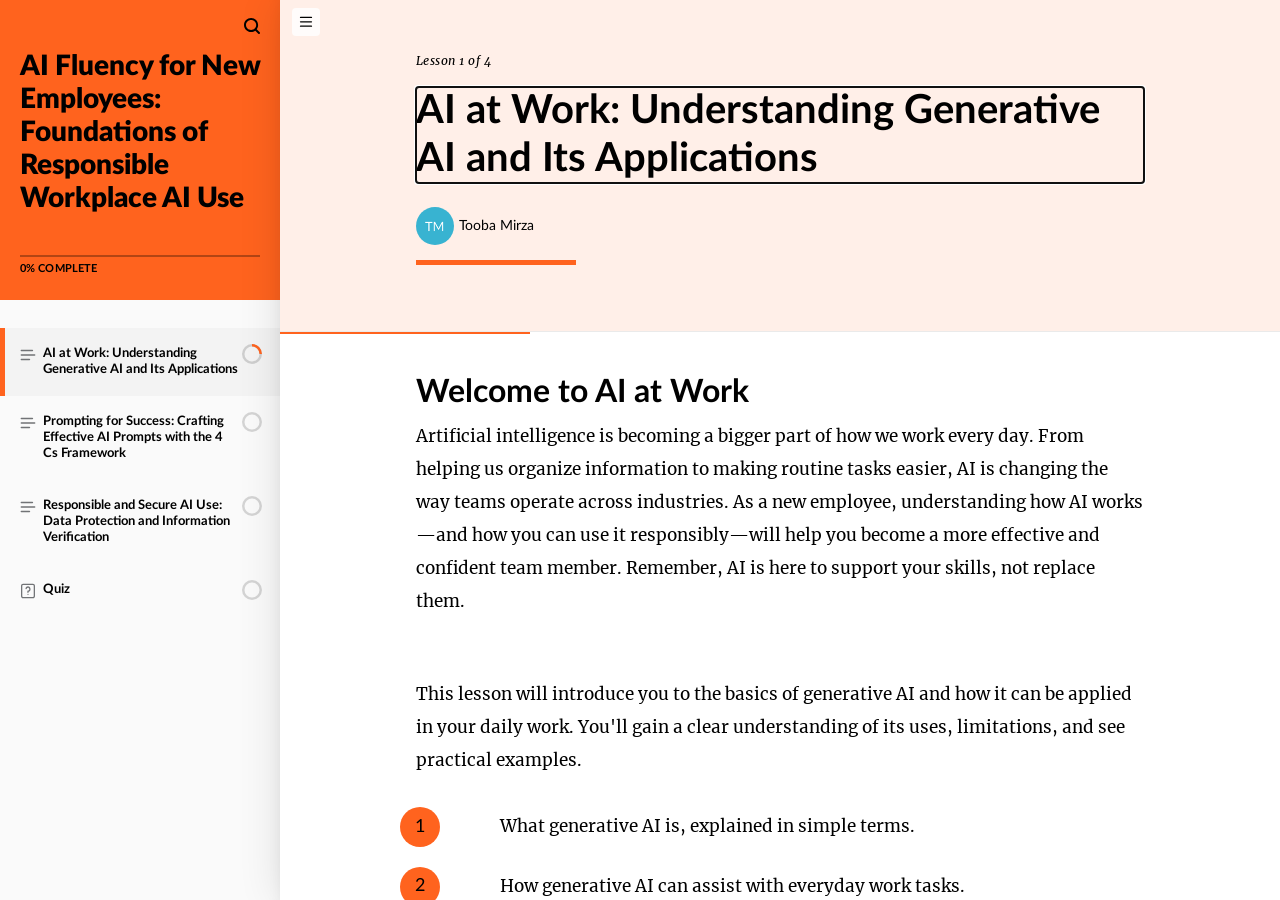
<file: ai-fluency/index.html>
<!doctype html>
<!-- 
course package version: dRUlO3gn
rise_frontend sha: f0db78989834b34159217f13b2b31ec465db92ac
ai_scenario sha: c4816317129e68425396bca036c30e6e6250add2
learn_distribution_frontend sha: 449fa87e96d5f0d308949ea6c39abb0f0a089b33
mondrian sha: 0b16895bf51a780a33038e52fb57363e274090b2
sandbox sha: 42753f3391b109fa3788c525c22880445ab48325
 -->
<html lang="en">
  <head>
    <meta charset="utf-8">
    <meta name="viewport" content="width=device-width,initial-scale=1">
    <title>AI Fluency for New Employees: Foundations of Responsible Workplace AI Use</title>
    
    <script type="application/json" id="__CONFIG__">
      {"remoteManifest":{"ai_scenario":{".js":["ai-scenario/entry.js"]},"learn_distribution_frontend":{".js":["learn_dist/entry.js"]},"mondrian":{".js":["mondrian/entry.js"]}},"assetTargetPrefixes":{"media":"assets","font":"lib/fonts"},"loadOnlyInLms":false,"surface":"web-export"}
    </script>
    
    <script src="lib/dist/7137cfb8.js"></script>
  </head>
  <body>
    <div id="app"></div>
    
      <script src="lib/rise/33a09e8f.js"></script>
    
  </body>
</html>
</file>
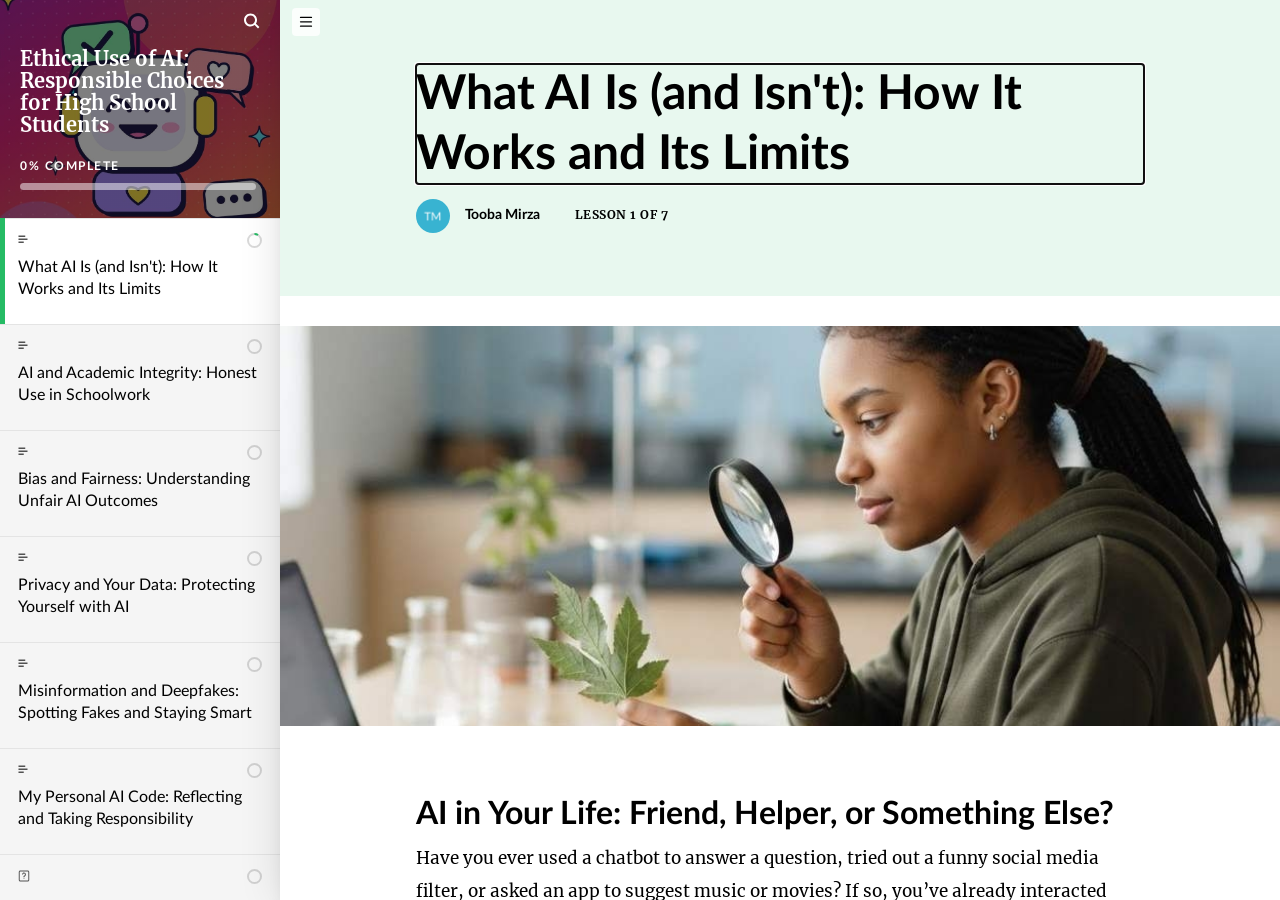
<file: ai-highschool/index.html>
<!doctype html>
<!-- 
course package version: ck86fFFu
rise_frontend sha: f0db78989834b34159217f13b2b31ec465db92ac
ai_scenario sha: c4816317129e68425396bca036c30e6e6250add2
learn_distribution_frontend sha: 449fa87e96d5f0d308949ea6c39abb0f0a089b33
mondrian sha: 0b16895bf51a780a33038e52fb57363e274090b2
sandbox sha: 42753f3391b109fa3788c525c22880445ab48325
 -->
<html lang="en">
  <head>
    <meta charset="utf-8">
    <meta name="viewport" content="width=device-width,initial-scale=1">
    <title>Ethical Use of AI: Responsible Choices for High School Students  </title>
    
    <script type="application/json" id="__CONFIG__">
      {"remoteManifest":{"ai_scenario":{".js":["ai-scenario/entry.js"]},"learn_distribution_frontend":{".js":["learn_dist/entry.js"]},"mondrian":{".js":["mondrian/entry.js"]}},"assetTargetPrefixes":{"media":"assets","font":"lib/fonts"},"loadOnlyInLms":false,"surface":"web-export"}
    </script>
    
    <script src="lib/dist/7137cfb8.js"></script>
  </head>
  <body>
    <div id="app"></div>
    
      <script src="lib/rise/33a09e8f.js"></script>
    
  </body>
</html>
</file>
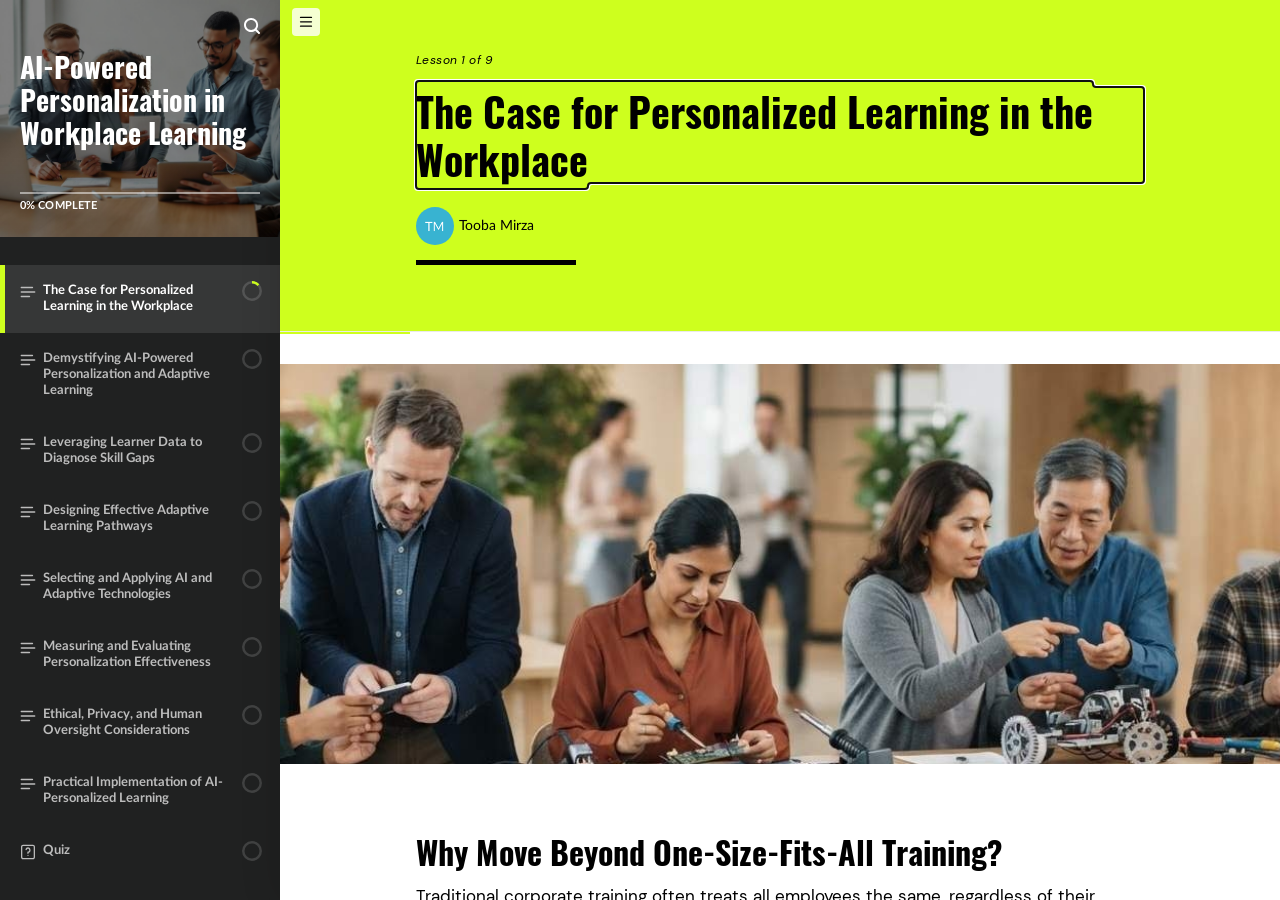
<file: ai-personalization/index.html>
<!doctype html>
<!-- 
course package version: r0r4IO89
rise_frontend sha: f0db78989834b34159217f13b2b31ec465db92ac
ai_scenario sha: c4816317129e68425396bca036c30e6e6250add2
learn_distribution_frontend sha: 449fa87e96d5f0d308949ea6c39abb0f0a089b33
mondrian sha: 0b16895bf51a780a33038e52fb57363e274090b2
sandbox sha: 42753f3391b109fa3788c525c22880445ab48325
 -->
<html lang="en">
  <head>
    <meta charset="utf-8">
    <meta name="viewport" content="width=device-width,initial-scale=1">
    <title>AI-Powered Personalization in Workplace Learning</title>
    
    <script type="application/json" id="__CONFIG__">
      {"remoteManifest":{"ai_scenario":{".js":["ai-scenario/entry.js"]},"learn_distribution_frontend":{".js":["learn_dist/entry.js"]},"mondrian":{".js":["mondrian/entry.js"]}},"assetTargetPrefixes":{"media":"assets","font":"lib/fonts"},"loadOnlyInLms":false,"surface":"web-export"}
    </script>
    
    <script src="lib/dist/7137cfb8.js"></script>
  </head>
  <body>
    <div id="app"></div>
    
      <script src="lib/rise/33a09e8f.js"></script>
    
  </body>
</html>
</file>
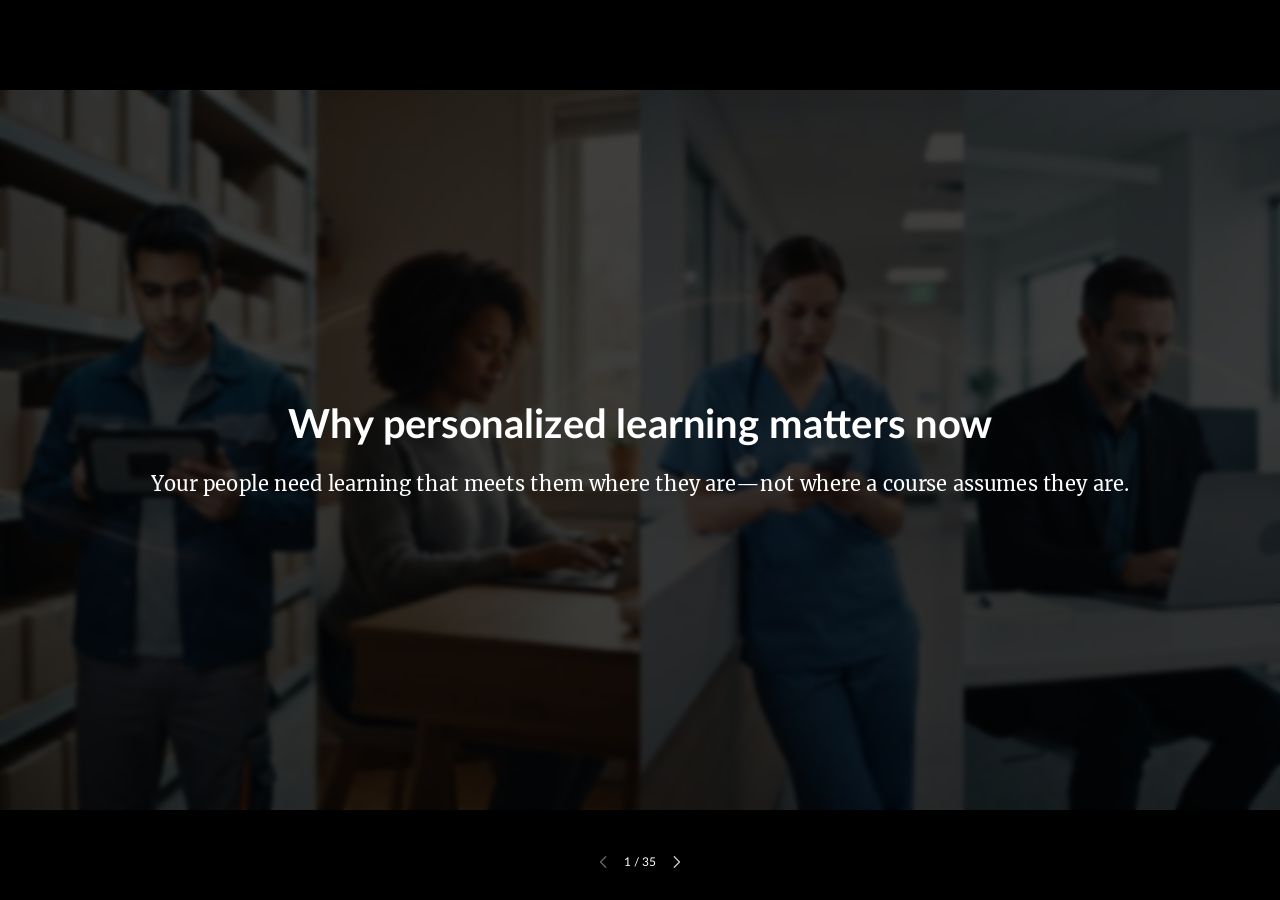
<file: ai-transformation/index.html>
<!doctype html>
<!-- 
course package version: asYFxNyM
rise_frontend sha: f0db78989834b34159217f13b2b31ec465db92ac
ai_scenario sha: c4816317129e68425396bca036c30e6e6250add2
learn_distribution_frontend sha: 449fa87e96d5f0d308949ea6c39abb0f0a089b33
mondrian sha: 0b16895bf51a780a33038e52fb57363e274090b2
sandbox sha: 42753f3391b109fa3788c525c22880445ab48325
 -->
<html lang="en">
  <head>
    <meta charset="utf-8">
    <meta name="viewport" content="width=device-width,initial-scale=1">
    <title>AI-powered personalization: Transforming workplace learning</title>
    
    <script type="application/json" id="__CONFIG__">
      {"remoteManifest":{"ai_scenario":{".js":["ai-scenario/entry.js"]},"learn_distribution_frontend":{".js":["learn_dist/entry.js"]},"mondrian":{".js":["mondrian/entry.js"]}},"assetTargetPrefixes":{"media":"assets","font":"lib/fonts"},"loadOnlyInLms":false,"surface":"web-export"}
    </script>
    
    <script src="lib/dist/7137cfb8.js"></script>
  </head>
  <body>
    <div id="app"></div>
    
      <script src="lib/rise/33a09e8f.js"></script>
    
  </body>
</html>
</file>
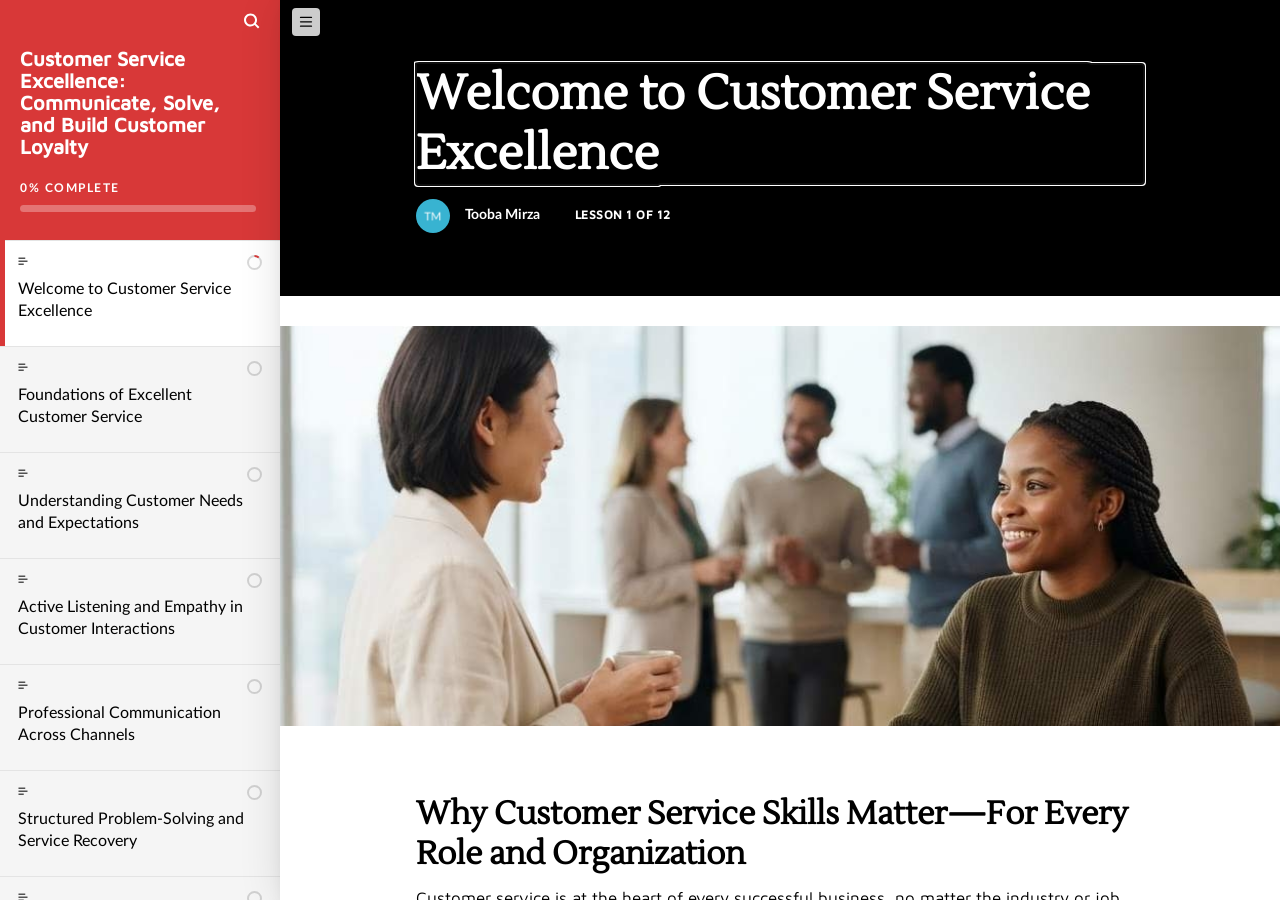
<file: customer-service/index.html>
<!doctype html>
<!-- 
course package version: mOfCP1wW
rise_frontend sha: f0db78989834b34159217f13b2b31ec465db92ac
ai_scenario sha: c4816317129e68425396bca036c30e6e6250add2
learn_distribution_frontend sha: 449fa87e96d5f0d308949ea6c39abb0f0a089b33
mondrian sha: 0b16895bf51a780a33038e52fb57363e274090b2
sandbox sha: 42753f3391b109fa3788c525c22880445ab48325
 -->
<html lang="en">
  <head>
    <meta charset="utf-8">
    <meta name="viewport" content="width=device-width,initial-scale=1">
    <title>Customer Service Excellence: Communicate, Solve, and Build Customer Loyalty</title>
    
    <script type="application/json" id="__CONFIG__">
      {"remoteManifest":{"ai_scenario":{".js":["ai-scenario/entry.js"]},"learn_distribution_frontend":{".js":["learn_dist/entry.js"]},"mondrian":{".js":["mondrian/entry.js"]}},"assetTargetPrefixes":{"media":"assets","font":"lib/fonts"},"loadOnlyInLms":false,"surface":"web-export"}
    </script>
    
    <script src="lib/dist/7137cfb8.js"></script>
  </head>
  <body>
    <div id="app"></div>
    
      <script src="lib/rise/33a09e8f.js"></script>
    
  </body>
</html>
</file>
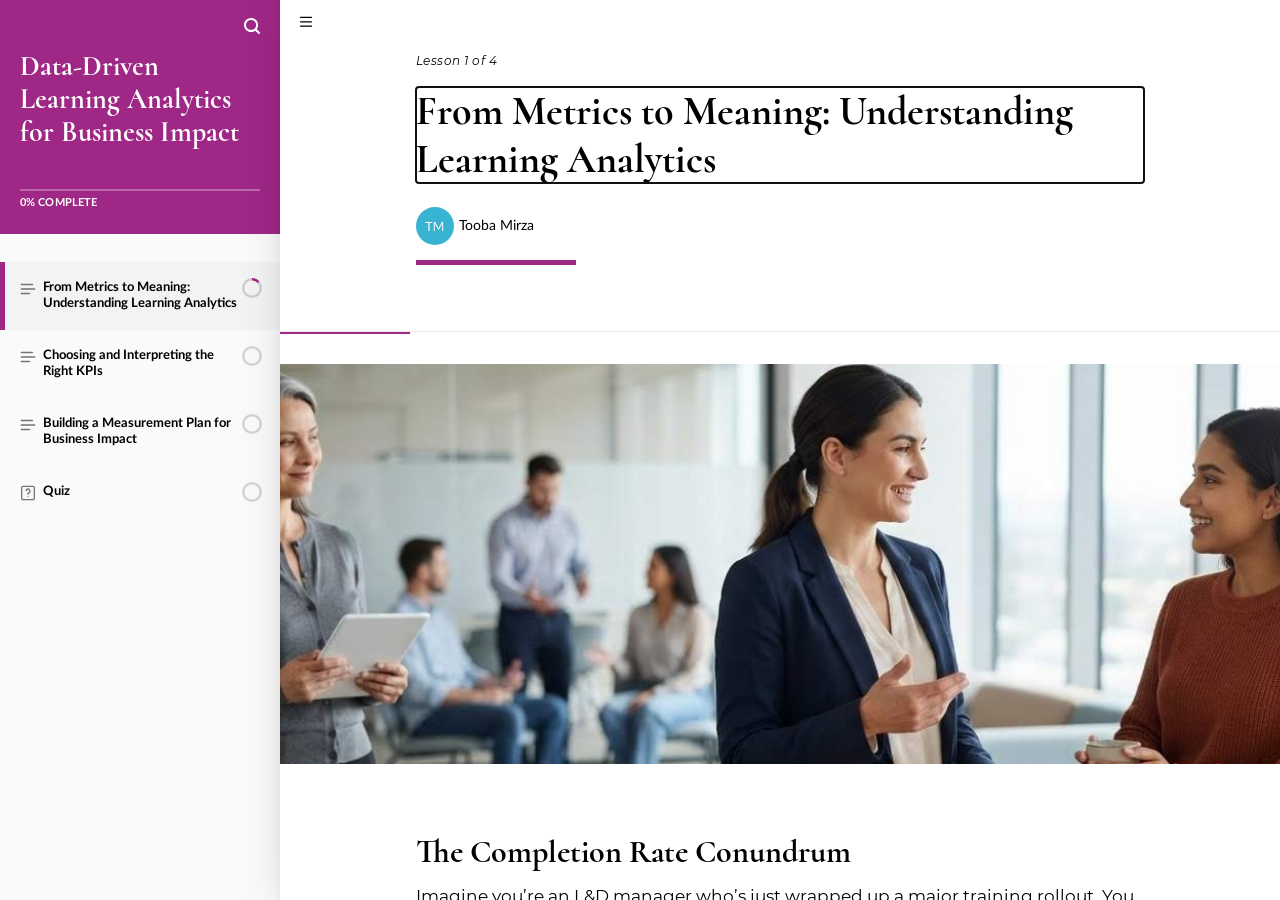
<file: datadriven-learning/index.html>
<!doctype html>
<!-- 
course package version: 8kHXdMCL
rise_frontend sha: f0db78989834b34159217f13b2b31ec465db92ac
ai_scenario sha: c4816317129e68425396bca036c30e6e6250add2
learn_distribution_frontend sha: 449fa87e96d5f0d308949ea6c39abb0f0a089b33
mondrian sha: 0b16895bf51a780a33038e52fb57363e274090b2
sandbox sha: 42753f3391b109fa3788c525c22880445ab48325
 -->
<html lang="en">
  <head>
    <meta charset="utf-8">
    <meta name="viewport" content="width=device-width,initial-scale=1">
    <title>Data-Driven Learning Analytics for Business Impact</title>
    
    <script type="application/json" id="__CONFIG__">
      {"remoteManifest":{"ai_scenario":{".js":["ai-scenario/entry.js"]},"learn_distribution_frontend":{".js":["learn_dist/entry.js"]},"mondrian":{".js":["mondrian/entry.js"]}},"assetTargetPrefixes":{"media":"assets","font":"lib/fonts"},"loadOnlyInLms":false,"surface":"web-export"}
    </script>
    
    <script src="lib/dist/7137cfb8.js"></script>
  </head>
  <body>
    <div id="app"></div>
    
      <script src="lib/rise/33a09e8f.js"></script>
    
  </body>
</html>
</file>
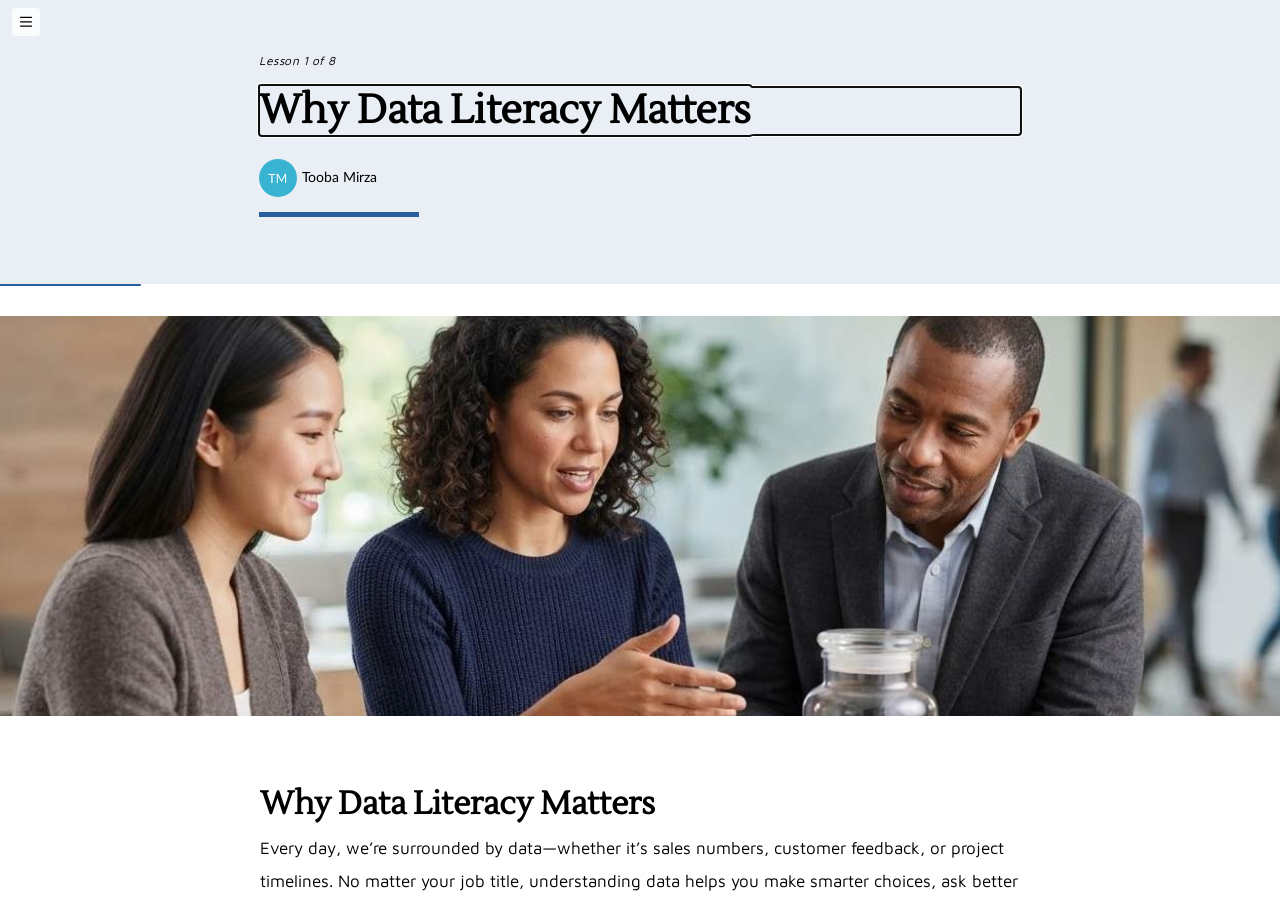
<file: date-literacy/index.html>
<!doctype html>
<!-- 
course package version: xkmcSwK1
rise_frontend sha: f0db78989834b34159217f13b2b31ec465db92ac
ai_scenario sha: c4816317129e68425396bca036c30e6e6250add2
learn_distribution_frontend sha: 449fa87e96d5f0d308949ea6c39abb0f0a089b33
mondrian sha: 0b16895bf51a780a33038e52fb57363e274090b2
sandbox sha: 42753f3391b109fa3788c525c22880445ab48325
 -->
<html lang="en">
  <head>
    <meta charset="utf-8">
    <meta name="viewport" content="width=device-width,initial-scale=1">
    <title>Data Literacy for Non-Analysts: Making Better Decisions with Data</title>
    
    <script type="application/json" id="__CONFIG__">
      {"remoteManifest":{"ai_scenario":{".js":["ai-scenario/entry.js"]},"learn_distribution_frontend":{".js":["learn_dist/entry.js"]},"mondrian":{".js":["mondrian/entry.js"]}},"assetTargetPrefixes":{"media":"assets","font":"lib/fonts"},"loadOnlyInLms":false,"surface":"web-export"}
    </script>
    
    <script src="lib/dist/7137cfb8.js"></script>
  </head>
  <body>
    <div id="app"></div>
    
      <script src="lib/rise/33a09e8f.js"></script>
    
  </body>
</html>
</file>
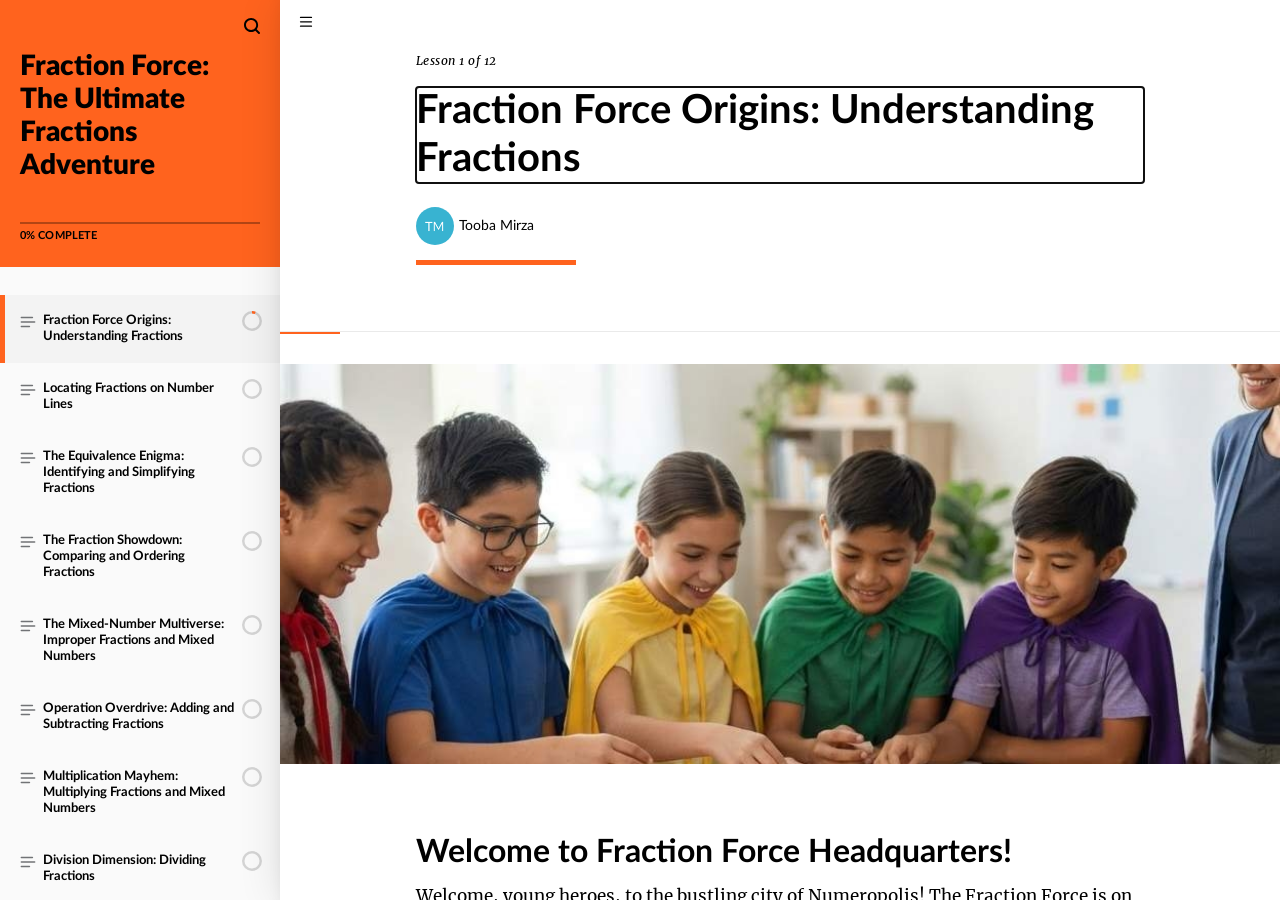
<file: fraction-force/index.html>
<!doctype html>
<!-- 
course package version: 4RVg9Xe9
rise_frontend sha: f0db78989834b34159217f13b2b31ec465db92ac
ai_scenario sha: c4816317129e68425396bca036c30e6e6250add2
learn_distribution_frontend sha: 449fa87e96d5f0d308949ea6c39abb0f0a089b33
mondrian sha: 0b16895bf51a780a33038e52fb57363e274090b2
sandbox sha: 42753f3391b109fa3788c525c22880445ab48325
 -->
<html lang="en">
  <head>
    <meta charset="utf-8">
    <meta name="viewport" content="width=device-width,initial-scale=1">
    <title>Fraction Force: The Ultimate Fractions Adventure</title>
    
    <script type="application/json" id="__CONFIG__">
      {"remoteManifest":{"ai_scenario":{".js":["ai-scenario/entry.js"]},"learn_distribution_frontend":{".js":["learn_dist/entry.js"]},"mondrian":{".js":["mondrian/entry.js"]}},"assetTargetPrefixes":{"media":"assets","font":"lib/fonts"},"loadOnlyInLms":false,"surface":"web-export"}
    </script>
    
    <script src="lib/dist/7137cfb8.js"></script>
  </head>
  <body>
    <div id="app"></div>
    
      <script src="lib/rise/33a09e8f.js"></script>
    
  </body>
</html>
</file>
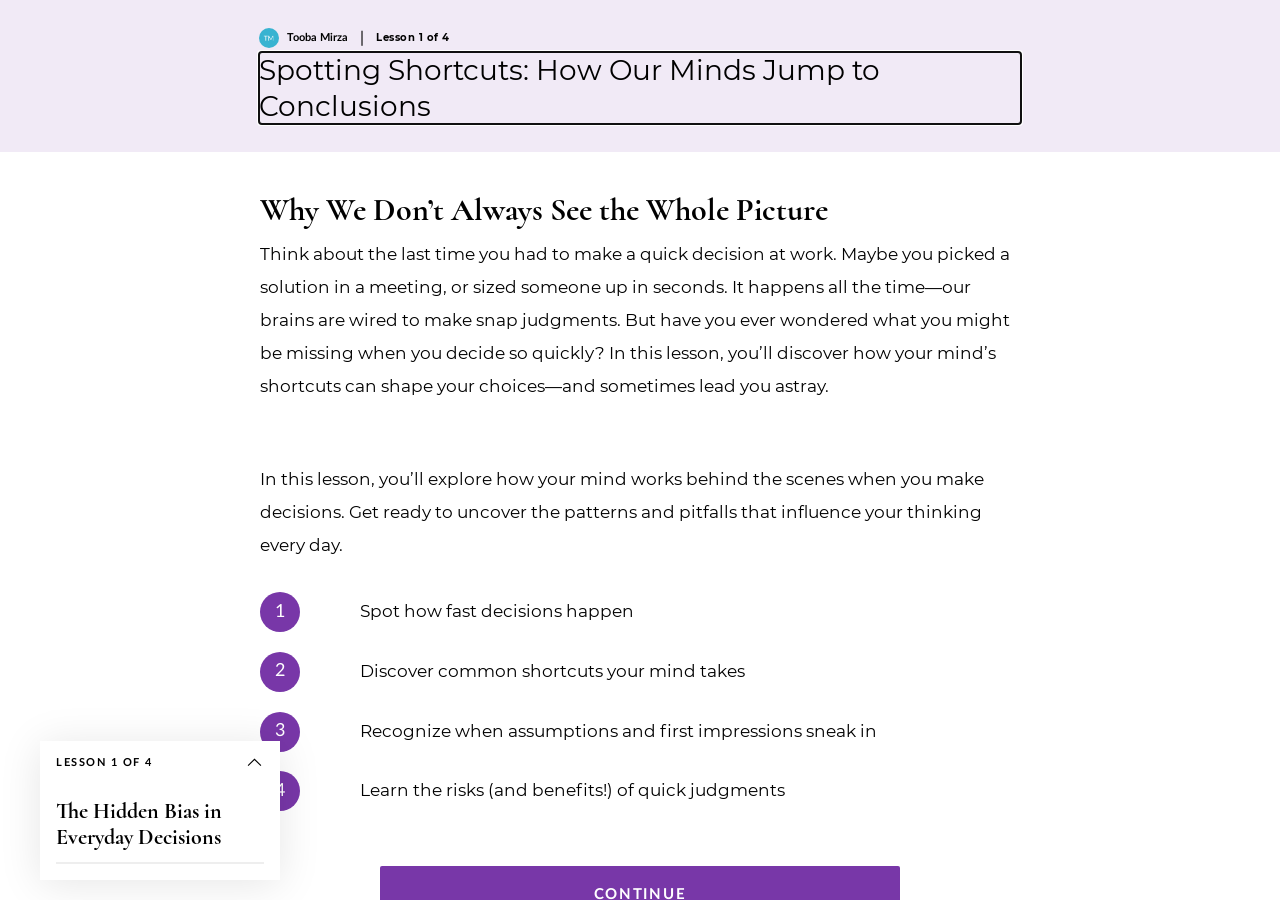
<file: hidden-bias/index.html>
<!doctype html>
<!-- 
course package version: euYGtFfo
rise_frontend sha: f0db78989834b34159217f13b2b31ec465db92ac
ai_scenario sha: c4816317129e68425396bca036c30e6e6250add2
learn_distribution_frontend sha: 449fa87e96d5f0d308949ea6c39abb0f0a089b33
mondrian sha: 0b16895bf51a780a33038e52fb57363e274090b2
sandbox sha: 42753f3391b109fa3788c525c22880445ab48325
 -->
<html lang="en">
  <head>
    <meta charset="utf-8">
    <meta name="viewport" content="width=device-width,initial-scale=1">
    <title>The Hidden Bias in Everyday Decisions</title>
    
    <script type="application/json" id="__CONFIG__">
      {"remoteManifest":{"ai_scenario":{".js":["ai-scenario/entry.js"]},"learn_distribution_frontend":{".js":["learn_dist/entry.js"]},"mondrian":{".js":["mondrian/entry.js"]}},"assetTargetPrefixes":{"media":"assets","font":"lib/fonts"},"loadOnlyInLms":false,"surface":"web-export"}
    </script>
    
    <script src="lib/dist/7137cfb8.js"></script>
  </head>
  <body>
    <div id="app"></div>
    
      <script src="lib/rise/33a09e8f.js"></script>
    
  </body>
</html>
</file>
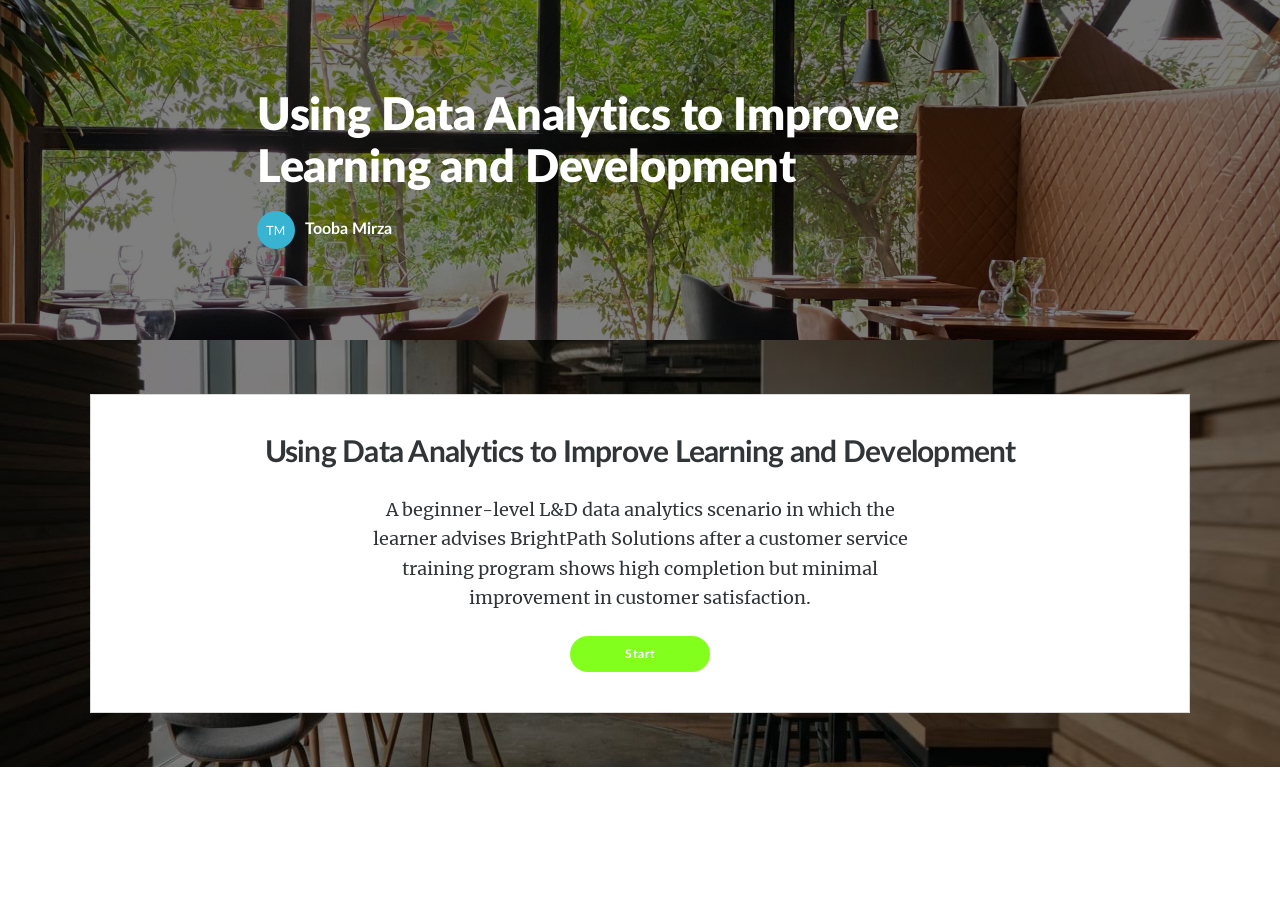
<file: improve-learning/index.html>
<!doctype html>
<!-- 
course package version: B1HE4n7A
rise_frontend sha: f0db78989834b34159217f13b2b31ec465db92ac
ai_scenario sha: c4816317129e68425396bca036c30e6e6250add2
learn_distribution_frontend sha: 449fa87e96d5f0d308949ea6c39abb0f0a089b33
mondrian sha: 0b16895bf51a780a33038e52fb57363e274090b2
sandbox sha: 42753f3391b109fa3788c525c22880445ab48325
 -->
<html lang="en">
  <head>
    <meta charset="utf-8">
    <meta name="viewport" content="width=device-width,initial-scale=1">
    <title>Using Data Analytics to Improve Learning and Development</title>
    
    <script type="application/json" id="__CONFIG__">
      {"remoteManifest":{"ai_scenario":{".js":["ai-scenario/entry.js"]},"learn_distribution_frontend":{".js":["learn_dist/entry.js"]},"mondrian":{".js":["mondrian/entry.js"]}},"assetTargetPrefixes":{"media":"assets","font":"lib/fonts"},"loadOnlyInLms":false,"surface":"web-export"}
    </script>
    
    <script src="lib/dist/7137cfb8.js"></script>
  </head>
  <body>
    <div id="app"></div>
    
      <script src="lib/rise/33a09e8f.js"></script>
    
  </body>
</html>
</file>
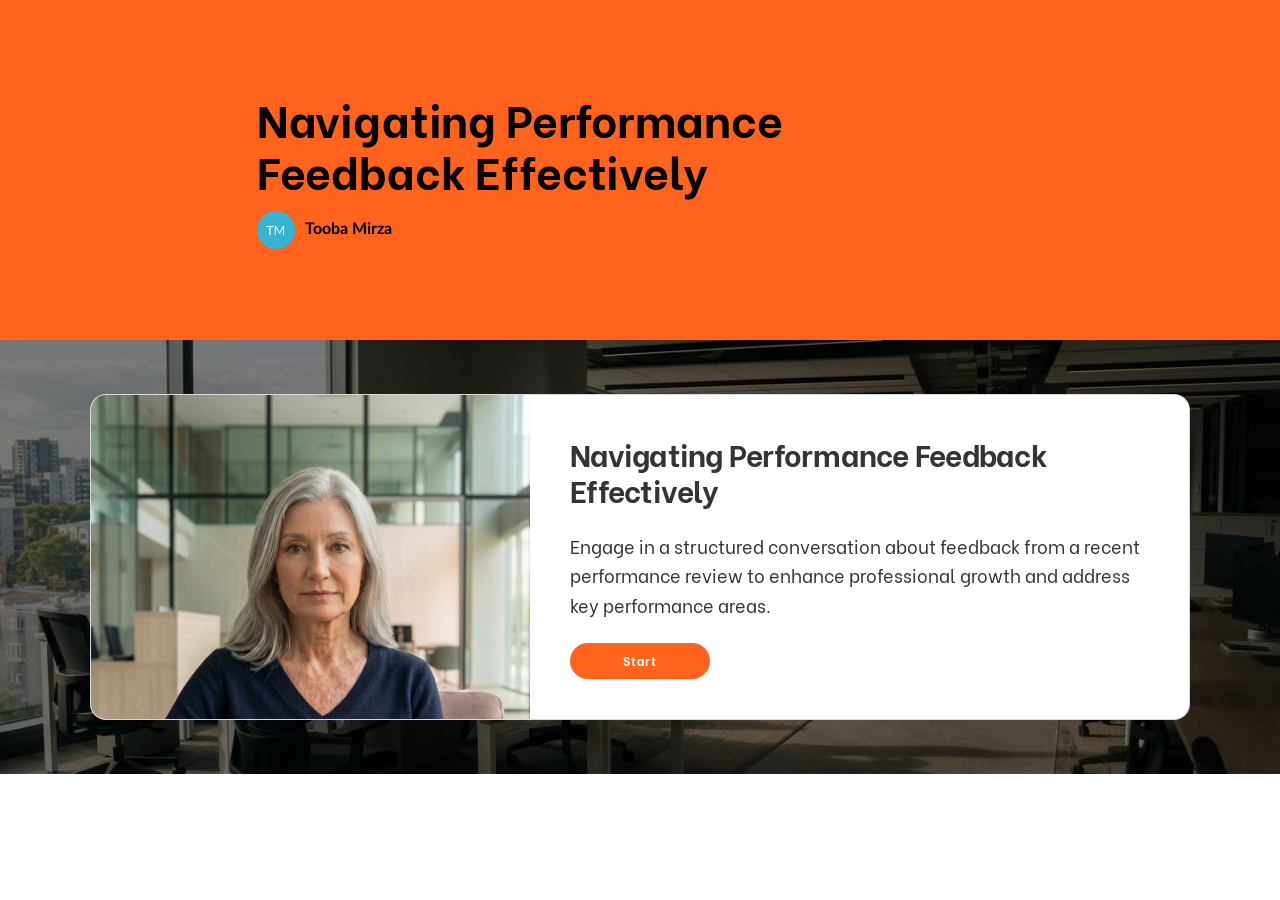
<file: navigating-performance/index.html>
<!doctype html>
<!-- 
course package version: eaMLCSZu
rise_frontend sha: f0db78989834b34159217f13b2b31ec465db92ac
ai_scenario sha: c4816317129e68425396bca036c30e6e6250add2
learn_distribution_frontend sha: 449fa87e96d5f0d308949ea6c39abb0f0a089b33
mondrian sha: 0b16895bf51a780a33038e52fb57363e274090b2
sandbox sha: 42753f3391b109fa3788c525c22880445ab48325
 -->
<html lang="en">
  <head>
    <meta charset="utf-8">
    <meta name="viewport" content="width=device-width,initial-scale=1">
    <title>Navigating Performance Feedback Effectively</title>
    
    <script type="application/json" id="__CONFIG__">
      {"remoteManifest":{"ai_scenario":{".js":["ai-scenario/entry.js"]},"learn_distribution_frontend":{".js":["learn_dist/entry.js"]},"mondrian":{".js":["mondrian/entry.js"]}},"assetTargetPrefixes":{"media":"assets","font":"lib/fonts"},"loadOnlyInLms":false,"surface":"web-export"}
    </script>
    
    <script src="lib/dist/7137cfb8.js"></script>
  </head>
  <body>
    <div id="app"></div>
    
      <script src="lib/rise/33a09e8f.js"></script>
    
  </body>
</html>
</file>
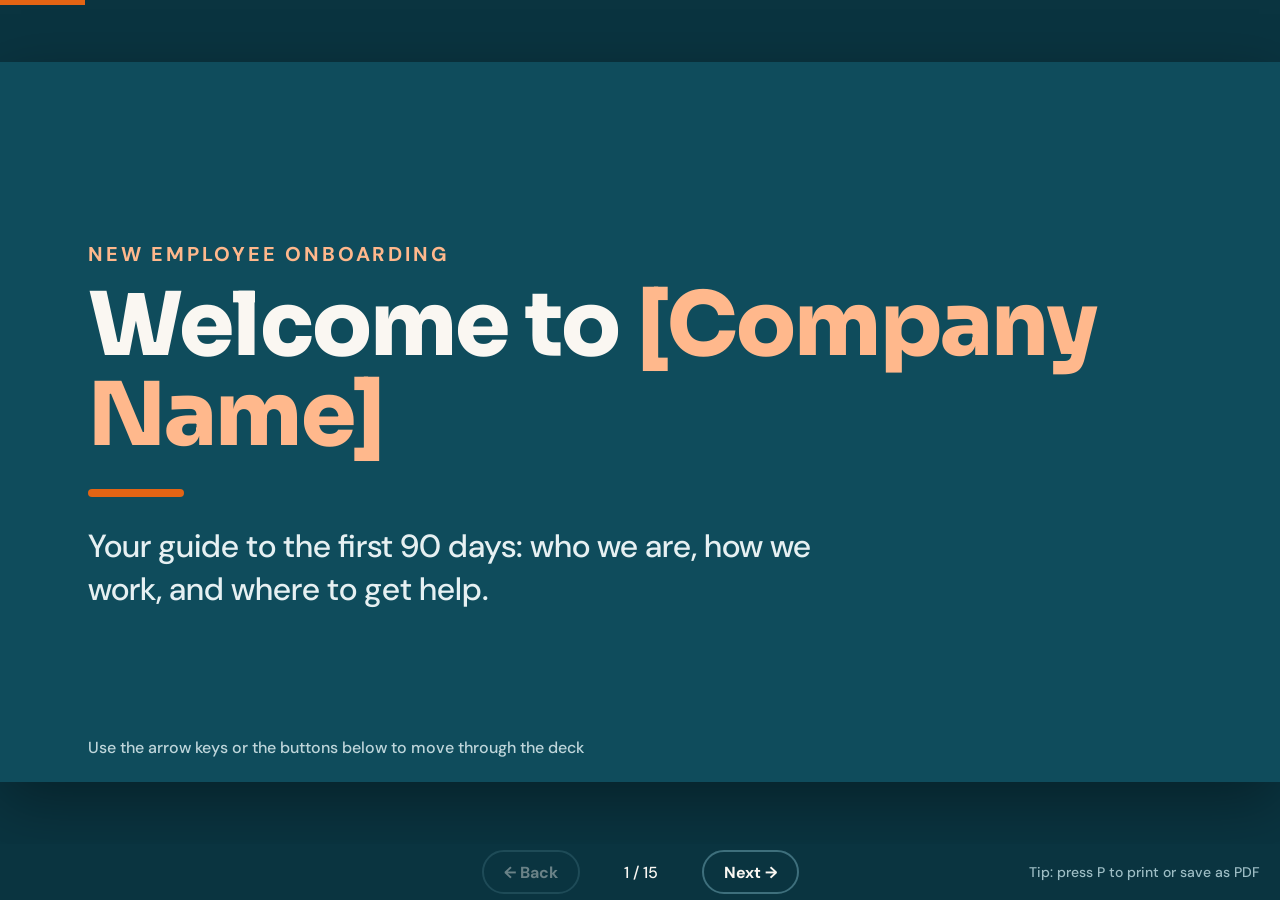
<file: new-emloyee/index.html>
<!doctype html>
<html lang="en">
<head>
<meta charset="utf-8">
<meta name="viewport" content="width=device-width, initial-scale=1">
<title>New Employee Onboarding</title>
<meta name="description" content="A training deck for new employees: who we are, your first week, tools, security, and how we work together.">
<link rel="preconnect" href="https://fonts.googleapis.com">
<link rel="preconnect" href="https://fonts.gstatic.com" crossorigin>
<link href="https://fonts.googleapis.com/css2?family=Sora:wght@600;800&family=DM+Sans:wght@400;500;700&display=swap" rel="stylesheet">
<style>
:root{
  --teal:#0F4C5C;
  --teal-deep:#0A3440;
  --coral:#E36414;
  --peach:#FFB88C;
  --paper:#FAF7F2;
  --ink:#16313A;
  --muted:#4A5F66;
  --line:#E4DDD0;
  --card:#FFFFFF;
  --bar:56px;
}
*{box-sizing:border-box}
html,body{margin:0;height:100%;background:var(--teal-deep);font-family:'DM Sans',system-ui,-apple-system,'Segoe UI',sans-serif;color:var(--ink)}
.deck{position:fixed;inset:0;overflow:hidden}
.viewport{position:absolute;left:0;right:0;top:0;bottom:var(--bar)}
.stage{position:absolute;left:50%;top:50%;width:1280px;height:720px;transform:translate(-50%,-50%) scale(var(--s,1));transform-origin:center;box-shadow:0 20px 60px rgba(0,0,0,.35)}
.slide{position:absolute;inset:0;display:none;flex-direction:column;padding:64px 88px 56px;overflow:hidden}
.slide.active{display:flex}
.slide.dark{background:var(--teal);color:var(--paper)}
.slide.light{background:var(--paper);color:var(--ink)}
.eyebrow{font-size:20px;font-weight:700;letter-spacing:.14em;text-transform:uppercase;margin:0 0 14px}
.dark .eyebrow{color:var(--peach)}
.light .eyebrow{color:var(--teal)}
h1,h2,h3{font-family:'Sora',system-ui,sans-serif;margin:0;letter-spacing:-.02em}
h1{font-size:88px;line-height:1.02;font-weight:800}
h2{font-size:52px;line-height:1.08;font-weight:800;margin-bottom:36px}
h3{font-size:26px;line-height:1.2;font-weight:600;margin-bottom:8px}
p{margin:0}
.lede{font-size:32px;line-height:1.35;font-weight:500;max-width:760px}
.dark .lede{color:#E6F0F2}
.accent{color:var(--peach)}
.rule{width:96px;height:8px;border-radius:4px;background:var(--coral);margin:28px 0}
.foot{position:absolute;left:88px;right:88px;bottom:24px;display:flex;justify-content:space-between;font-size:16px;font-weight:500}
.dark .foot{color:#BFD6DB}
.light .foot{color:var(--muted)}
.grid{display:grid;gap:20px}
.c2{grid-template-columns:repeat(2,minmax(0,1fr))}
.c3{grid-template-columns:repeat(3,minmax(0,1fr))}
.c4{grid-template-columns:repeat(4,minmax(0,1fr))}
.c5{grid-template-columns:repeat(5,minmax(0,1fr))}
.card{background:var(--card);border:2px solid var(--line);border-radius:20px;padding:24px 26px;border-top:8px solid var(--coral)}
.card p{font-size:22px;line-height:1.4;color:var(--muted)}
.card h3{color:var(--teal)}
.badge{display:inline-flex;align-items:center;justify-content:center;width:48px;height:48px;border-radius:50%;background:var(--peach);color:var(--teal);font-family:'Sora',sans-serif;font-weight:800;font-size:24px;flex:none}
.row{display:flex;align-items:center;gap:24px;background:var(--card);border:2px solid var(--line);border-radius:18px;padding:16px 24px;font-size:26px;line-height:1.3}
.rows{display:flex;flex-direction:column;gap:14px}
.ph{color:var(--teal);font-weight:700}
.stat{font-family:'Sora',sans-serif;font-weight:800;font-size:44px;color:var(--peach);line-height:1.1}
.statlabel{font-size:22px;color:#E6F0F2;margin-top:6px}
.statbox{border-left:6px solid var(--coral);padding-left:20px}
.tag{display:inline-block;padding:6px 16px;border-radius:999px;background:var(--peach);color:var(--teal);font-weight:700;font-size:18px;margin-bottom:12px;letter-spacing:.04em}
.who{display:grid;grid-template-columns:260px 1fr 300px;gap:24px;align-items:center}
.who b{font-family:'Sora',sans-serif;font-size:26px;color:var(--teal)}
.who span{font-size:22px;color:var(--muted)}
.who em{font-style:normal;font-weight:700;color:var(--teal);font-size:22px}
.check{display:flex;align-items:center;gap:18px;font-size:26px;line-height:1.3;padding:14px 20px;background:var(--card);border:2px solid var(--line);border-radius:16px;cursor:pointer}
.check input{width:30px;height:30px;accent-color:var(--coral);flex:none;cursor:pointer}
.check:has(input:checked){background:#EAF3F1;border-color:var(--teal)}
.check:has(input:checked) span{text-decoration:line-through;text-decoration-thickness:2px;color:var(--muted)}
/* controls */
.bar{position:absolute;left:0;right:0;bottom:0;height:var(--bar);display:flex;align-items:center;justify-content:center;gap:16px;background:var(--teal-deep);color:var(--paper);font-size:16px;font-weight:500}
.bar button{font:inherit;font-weight:700;color:var(--paper);background:transparent;border:2px solid #3E6F7C;border-radius:999px;padding:8px 20px;min-height:44px;cursor:pointer}
.bar button:hover{border-color:var(--peach);color:var(--peach)}
.bar button:focus-visible,.check input:focus-visible{outline:3px solid var(--peach);outline-offset:2px}
.bar button:disabled{opacity:.4;cursor:default}
.count{min-width:90px;text-align:center}
.progress{position:absolute;left:0;top:0;height:5px;background:var(--coral);width:0;transition:width .25s ease;z-index:5}
.hint{position:absolute;right:20px;color:#9DBDC4;font-size:14px}
@media (max-width:760px){.hint{display:none}}
@media (prefers-reduced-motion:reduce){.progress{transition:none}}
/* print: one slide per page, save as PDF */
@media print{
  @page{size:1280px 720px;margin:0}
  html,body{background:#fff;height:auto}
  .deck,.viewport{position:static;overflow:visible}
  .stage{position:static;transform:none;box-shadow:none;width:1280px;height:auto}
  .slide{display:flex !important;position:relative;width:1280px;height:720px;break-after:page;-webkit-print-color-adjust:exact;print-color-adjust:exact}
  .bar,.progress{display:none}
}
</style>
</head>
<body>
<div class="deck">
<div class="progress" id="progress" aria-hidden="true"></div>
<main class="viewport" id="viewport">
<div class="stage" id="stage">

<!-- 1. Title -->
<section class="slide dark active" aria-label="Title">
  <div style="margin:auto 0">
    <p class="eyebrow">New employee onboarding</p>
    <h1>Welcome to <span class="accent co">[Company Name]</span></h1>
    <div class="rule"></div>
    <p class="lede">Your guide to the first 90 days: who we are, how we work, and where to get help.</p>
  </div>
  <div class="foot"><span>Use the arrow keys or the buttons below to move through the deck</span></div>
</section>

<!-- 2. Agenda -->
<section class="slide light" aria-label="Agenda">
  <p class="eyebrow">Today</p>
  <h2>What we’ll cover</h2>
  <div class="rows">
    <div class="row"><span class="badge">1</span><span><b>Who we are</b> &nbsp;Mission, values and the big picture</span></div>
    <div class="row"><span class="badge">2</span><span><b>Your first weeks</b> &nbsp;Week one plan and your 30-60-90</span></div>
    <div class="row"><span class="badge">3</span><span><b>Tools and security</b> &nbsp;What you’ll use and how to stay safe</span></div>
    <div class="row"><span class="badge">4</span><span><b>Working together</b> &nbsp;Communication, meetings and benefits</span></div>
    <div class="row"><span class="badge">5</span><span><b>Support and growth</b> &nbsp;Who to ask and how you’ll develop</span></div>
  </div>
  <div class="foot"><span class="co">[Company Name]</span><span>New Employee Onboarding</span></div>
</section>

<!-- 3. Who we are -->
<section class="slide dark" aria-label="Who we are">
  <p class="eyebrow">1 · Who we are</p>
  <h2>Our mission</h2>
  <p class="lede">[Write your mission in one or two sentences. Say who you serve and the difference you make for them.]</p>
  <div class="grid c3" style="margin-top:auto;margin-bottom:40px">
    <div class="statbox"><div class="stat">[Year]</div><div class="statlabel">Founded</div></div>
    <div class="statbox"><div class="stat">[Number]</div><div class="statlabel">People on the team</div></div>
    <div class="statbox"><div class="stat">[Places]</div><div class="statlabel">Offices or regions</div></div>
  </div>
  <div class="foot"><span class="co">[Company Name]</span><span>New Employee Onboarding</span></div>
</section>

<!-- 4. Values -->
<section class="slide light" aria-label="Values">
  <p class="eyebrow">1 · Who we are</p>
  <h2>Our values in practice</h2>
  <div class="grid c2">
    <div class="card"><h3>[Value one]</h3><p>One sentence on what this looks like in a normal workday.</p></div>
    <div class="card"><h3>[Value two]</h3><p>One sentence on what this looks like in a normal workday.</p></div>
    <div class="card"><h3>[Value three]</h3><p>One sentence on what this looks like in a normal workday.</p></div>
    <div class="card"><h3>[Value four]</h3><p>One sentence on what this looks like in a normal workday.</p></div>
  </div>
  <div class="foot"><span class="co">[Company Name]</span><span>New Employee Onboarding</span></div>
</section>

<!-- 5. First week -->
<section class="slide light" aria-label="Your first week">
  <p class="eyebrow">2 · Your first weeks</p>
  <h2>Your first week at a glance</h2>
  <div class="grid c5">
    <div class="card"><span class="tag">Day 1</span><h3>Welcome</h3><p>Meet your manager and buddy. Get your laptop and accounts.</p></div>
    <div class="card"><span class="tag">Day 2</span><h3>Your team</h3><p>Meet teammates and see what they’re working on.</p></div>
    <div class="card"><span class="tag">Day 3</span><h3>Your tools</h3><p>Hands-on time with the tools you’ll use daily.</p></div>
    <div class="card"><span class="tag">Day 4</span><h3>The basics</h3><p>Security, compliance and workplace policies.</p></div>
    <div class="card"><span class="tag">Day 5</span><h3>Look ahead</h3><p>Review your 30-60-90 plan with your manager.</p></div>
  </div>
  <div class="foot"><span class="co">[Company Name]</span><span>New Employee Onboarding</span></div>
</section>

<!-- 6. 30-60-90 -->
<section class="slide dark" aria-label="30-60-90 plan">
  <p class="eyebrow">2 · Your first weeks</p>
  <h2>Your first 90 days</h2>
  <div class="grid c3">
    <div class="card" style="background:#14607A;border-color:#2C7C96"><span class="tag">Days 1–30</span><h3 style="color:var(--paper)">Learn</h3><p style="color:#E6F0F2">Understand your role, your team and the tools. Meet the people you’ll work with most.</p></div>
    <div class="card" style="background:#14607A;border-color:#2C7C96"><span class="tag">Days 31–60</span><h3 style="color:var(--paper)">Contribute</h3><p style="color:#E6F0F2">Take on your first projects. Ask for feedback early and often.</p></div>
    <div class="card" style="background:#14607A;border-color:#2C7C96"><span class="tag">Days 61–90</span><h3 style="color:var(--paper)">Own</h3><p style="color:#E6F0F2">Lead a deliverable from start to finish. Set goals for the next quarter.</p></div>
  </div>
  <div class="foot"><span class="co">[Company Name]</span><span>New Employee Onboarding</span></div>
</section>

<!-- 7. Tools -->
<section class="slide light" aria-label="Tools and access">
  <p class="eyebrow">3 · Tools and security</p>
  <h2>Your toolkit</h2>
  <div class="grid c3">
    <div class="card"><h3>Email and calendar</h3><p class="ph">[Tool name]</p></div>
    <div class="card"><h3>Team chat</h3><p class="ph">[Tool name]</p></div>
    <div class="card"><h3>Project tracking</h3><p class="ph">[Tool name]</p></div>
    <div class="card"><h3>Documents and knowledge base</h3><p class="ph">[Tool name]</p></div>
    <div class="card"><h3>HR and payroll portal</h3><p class="ph">[Tool name]</p></div>
    <div class="card"><h3>IT help desk</h3><p class="ph">[Tool name or link]</p></div>
  </div>
  <div class="foot"><span class="co">[Company Name]</span><span>New Employee Onboarding</span></div>
</section>

<!-- 8. Security -->
<section class="slide dark" aria-label="Security basics">
  <p class="eyebrow">3 · Tools and security</p>
  <h2>Five habits that keep us safe</h2>
  <div class="rows" style="gap:12px">
    <div class="row" style="background:#14607A;border-color:#2C7C96;color:var(--paper)"><span class="badge">1</span><span>Use strong, unique passwords and turn on multi-factor authentication.</span></div>
    <div class="row" style="background:#14607A;border-color:#2C7C96;color:var(--paper)"><span class="badge">2</span><span>Think before you click. Report suspicious emails and links.</span></div>
    <div class="row" style="background:#14607A;border-color:#2C7C96;color:var(--paper)"><span class="badge">3</span><span>Lock your screen whenever you step away.</span></div>
    <div class="row" style="background:#14607A;border-color:#2C7C96;color:var(--paper)"><span class="badge">4</span><span>Share company data only through approved tools, including AI tools.</span></div>
    <div class="row" style="background:#14607A;border-color:#2C7C96;color:var(--paper)"><span class="badge">5</span><span>Report lost devices or incidents right away to <b class="accent">[security contact]</b>.</span></div>
  </div>
  <div class="foot"><span class="co">[Company Name]</span><span>New Employee Onboarding</span></div>
</section>

<!-- 9. Communication -->
<section class="slide light" aria-label="How we communicate">
  <p class="eyebrow">4 · Working together</p>
  <h2>Choosing the right channel</h2>
  <div class="rows">
    <div class="row"><span class="badge">!</span><span><b>Urgent:</b> call or phone <span class="ph">[number]</span></span></div>
    <div class="row"><span class="badge">?</span><span><b>Quick question:</b> team chat. Expect a reply within <span class="ph">[time]</span></span></div>
    <div class="row"><span class="badge">✎</span><span><b>Detail or a decision:</b> email or a shared document, so it’s easy to find later</span></div>
  </div>
  <div class="foot"><span class="co">[Company Name]</span><span>New Employee Onboarding</span></div>
</section>

<!-- 10. Working agreements -->
<section class="slide dark" aria-label="Working agreements">
  <p class="eyebrow">4 · Working together</p>
  <h2>How we work with each other</h2>
  <div class="grid c2">
    <div class="card" style="background:#14607A;border-color:#2C7C96"><h3 style="color:var(--paper)">Come prepared</h3><p style="color:#E6F0F2">Share an agenda before meetings and read the pre-work.</p></div>
    <div class="card" style="background:#14607A;border-color:#2C7C96"><h3 style="color:var(--paper)">Write it down</h3><p style="color:#E6F0F2">Capture notes and next steps so nothing depends on memory.</p></div>
    <div class="card" style="background:#14607A;border-color:#2C7C96"><h3 style="color:var(--paper)">Protect focus time</h3><p style="color:#E6F0F2">Block time for deep work and respect others’ calendars.</p></div>
    <div class="card" style="background:#14607A;border-color:#2C7C96"><h3 style="color:var(--paper)">Assume good intent</h3><p style="color:#E6F0F2">Ask questions first. Give feedback kindly and directly.</p></div>
  </div>
  <div class="foot"><span class="co">[Company Name]</span><span>New Employee Onboarding</span></div>
</section>

<!-- 11. Benefits -->
<section class="slide light" aria-label="Pay, benefits and time off">
  <p class="eyebrow">4 · Working together</p>
  <h2>Pay, benefits and time off</h2>
  <div class="grid c2">
    <div class="card"><h3>Pay and benefits</h3><p>Payroll schedule: <span class="ph">[dates]</span><br>Health coverage: <span class="ph">[details]</span><br>Retirement plan: <span class="ph">[details]</span></p></div>
    <div class="card"><h3>Time and flexibility</h3><p>Paid time off: <span class="ph">[days]</span><br>Holidays: <span class="ph">[calendar]</span><br>Remote or hybrid policy: <span class="ph">[details]</span></p></div>
  </div>
  <p style="margin-top:28px;font-size:24px;color:var(--muted)">Full details live in <b class="ph">[HR portal or handbook link]</b>.</p>
  <div class="foot"><span class="co">[Company Name]</span><span>New Employee Onboarding</span></div>
</section>

<!-- 12. Who to ask -->
<section class="slide light" aria-label="Who to ask">
  <p class="eyebrow">5 · Support and growth</p>
  <h2>Who to ask</h2>
  <div class="rows">
    <div class="row who"><b>Your manager</b><span>Priorities, feedback, day-to-day questions</span><em>[Name · contact]</em></div>
    <div class="row who"><b>Onboarding buddy</b><span>Culture and the unwritten rules</span><em>[Name · contact]</em></div>
    <div class="row who"><b>HR</b><span>Pay, benefits and leave</span><em>[Team · contact]</em></div>
    <div class="row who"><b>IT help desk</b><span>Accounts, devices and access</span><em>[Team · contact]</em></div>
  </div>
  <div class="foot"><span class="co">[Company Name]</span><span>New Employee Onboarding</span></div>
</section>

<!-- 13. Growth -->
<section class="slide dark" aria-label="Learning and growth">
  <p class="eyebrow">5 · Support and growth</p>
  <h2>How you’ll keep growing</h2>
  <div class="grid c2">
    <div class="card" style="background:#14607A;border-color:#2C7C96"><h3 style="color:var(--paper)">Learning path</h3><p style="color:#E6F0F2">Role-based courses at <b class="accent">[learning link]</b>.</p></div>
    <div class="card" style="background:#14607A;border-color:#2C7C96"><h3 style="color:var(--paper)">Regular 1:1s</h3><p style="color:#E6F0F2">A standing check-in with your manager to set goals and remove blockers.</p></div>
    <div class="card" style="background:#14607A;border-color:#2C7C96"><h3 style="color:var(--paper)">Mentorship</h3><p style="color:#E6F0F2">Pair up with someone further along: <b class="accent">[program name]</b>.</p></div>
    <div class="card" style="background:#14607A;border-color:#2C7C96"><h3 style="color:var(--paper)">Feedback check-ins</h3><p style="color:#E6F0F2">Formal conversations at 30, 60 and 90 days.</p></div>
  </div>
  <div class="foot"><span class="co">[Company Name]</span><span>New Employee Onboarding</span></div>
</section>

<!-- 14. Checklist -->
<section class="slide light" aria-label="First week checklist">
  <p class="eyebrow">Your turn</p>
  <h2>First-week checklist</h2>
  <div class="grid c2" style="gap:14px 20px" id="checklist">
    <label class="check"><input type="checkbox"><span>Log in to email and chat</span></label>
    <label class="check"><input type="checkbox"><span>Turn on multi-factor authentication</span></label>
    <label class="check"><input type="checkbox"><span>Meet your manager and buddy</span></label>
    <label class="check"><input type="checkbox"><span>Read the employee handbook</span></label>
    <label class="check"><input type="checkbox"><span>Complete required security training</span></label>
    <label class="check"><input type="checkbox"><span>Set up your benefits</span></label>
    <label class="check"><input type="checkbox"><span>Book your first 1:1s</span></label>
    <label class="check"><input type="checkbox"><span>Review your 30-60-90 plan</span></label>
  </div>
  <div class="foot"><span>Checked items are saved in this browser only</span><span>New Employee Onboarding</span></div>
</section>

<!-- 15. Close -->
<section class="slide dark" aria-label="Closing">
  <div style="margin:auto 0">
    <p class="eyebrow">You’re all set</p>
    <h1>Welcome <span class="accent">aboard.</span></h1>
    <div class="rule"></div>
    <p class="lede">Questions are always welcome. Ask your manager or buddy, or reach us at <b class="accent">[contact email]</b>.</p>
  </div>
  <div class="foot"><span class="co">[Company Name]</span><span>New Employee Onboarding</span></div>
</section>

</div>
</main>
<nav class="bar" aria-label="Slide controls">
  <button type="button" id="prev" aria-label="Previous slide">← Back</button>
  <span class="count" id="count" aria-live="polite">1 / 15</span>
  <button type="button" id="next" aria-label="Next slide">Next →</button>
  <span class="hint">Tip: press P to print or save as PDF</span>
</nav>
</div>

<script>
// Edit this one line to put your company name on every slide.
var COMPANY = "[Company Name]";

(function(){
  var slides = Array.prototype.slice.call(document.querySelectorAll('.slide'));
  var stage = document.getElementById('stage');
  var viewport = document.getElementById('viewport');
  var count = document.getElementById('count');
  var progress = document.getElementById('progress');
  var prev = document.getElementById('prev');
  var next = document.getElementById('next');
  var i = 0;

  Array.prototype.forEach.call(document.querySelectorAll('.co'), function(el){ el.textContent = COMPANY; });
  if (COMPANY !== "[Company Name]") document.title = COMPANY + " · New Employee Onboarding";

  function fit(){
    var w = viewport.clientWidth, h = viewport.clientHeight;
    var s = Math.min(w / 1280, h / 720);
    stage.style.setProperty('--s', s);
  }
  function show(n, push){
    i = Math.max(0, Math.min(slides.length - 1, n));
    slides.forEach(function(el, k){
      el.classList.toggle('active', k === i);
      el.setAttribute('aria-hidden', k === i ? 'false' : 'true');
    });
    count.textContent = (i + 1) + ' / ' + slides.length;
    progress.style.width = ((i + 1) / slides.length * 100) + '%';
    prev.disabled = i === 0;
    next.disabled = i === slides.length - 1;
    if (push !== false) { try { history.replaceState(null, '', '#' + (i + 1)); } catch(e){} }
  }
  function fromHash(){
    var n = parseInt(location.hash.replace('#',''), 10);
    show(isNaN(n) ? 0 : n - 1, false);
  }

  prev.addEventListener('click', function(){ show(i - 1); });
  next.addEventListener('click', function(){ show(i + 1); });
  document.addEventListener('keydown', function(e){
    var t = e.target && e.target.tagName;
    if (t === 'INPUT' || e.metaKey || e.ctrlKey || e.altKey) return;
    if (e.key === 'ArrowRight' || e.key === 'PageDown' || e.key === ' ') { e.preventDefault(); show(i + 1); }
    else if (e.key === 'ArrowLeft' || e.key === 'PageUp') { e.preventDefault(); show(i - 1); }
    else if (e.key === 'Home') { show(0); }
    else if (e.key === 'End') { show(slides.length - 1); }
    else if (e.key === 'p' || e.key === 'P') { window.print(); }
  });
  var x0 = null;
  viewport.addEventListener('touchstart', function(e){ x0 = e.changedTouches[0].clientX; }, {passive:true});
  viewport.addEventListener('touchend', function(e){
    if (x0 === null) return;
    var dx = e.changedTouches[0].clientX - x0; x0 = null;
    if (Math.abs(dx) > 50) show(i + (dx < 0 ? 1 : -1));
  }, {passive:true});
  window.addEventListener('resize', fit);
  window.addEventListener('hashchange', fromHash);

  // Save checklist ticks in this browser only.
  var boxes = Array.prototype.slice.call(document.querySelectorAll('#checklist input'));
  try {
    var saved = JSON.parse(localStorage.getItem('onboarding-checklist') || '[]');
    boxes.forEach(function(b, k){ b.checked = !!saved[k]; });
  } catch(e){}
  boxes.forEach(function(b){
    b.addEventListener('change', function(){
      try { localStorage.setItem('onboarding-checklist', JSON.stringify(boxes.map(function(x){ return x.checked; }))); } catch(e){}
    });
  });

  fit();
  fromHash();
})();
</script>
</body>
</html>
</file>
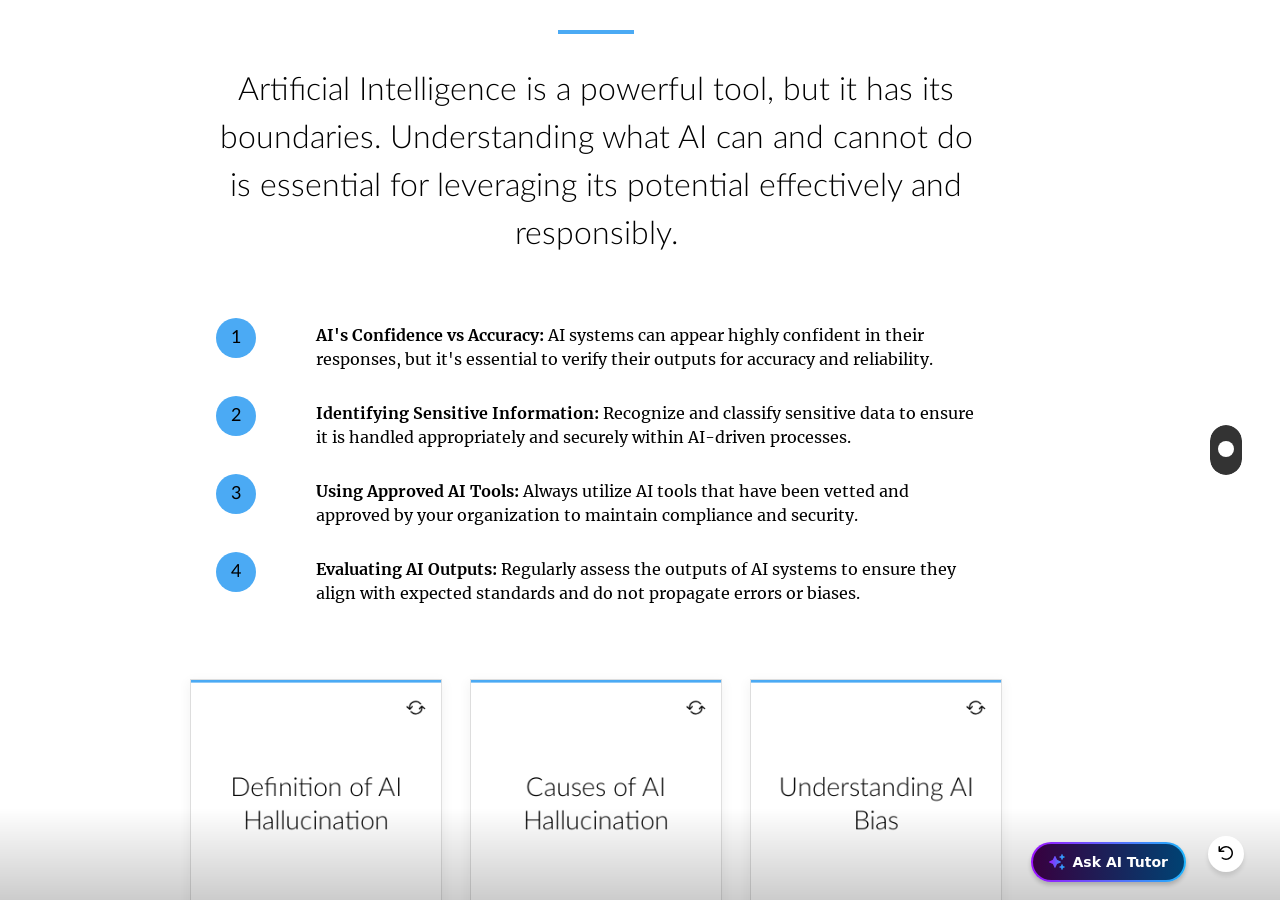
<file: safe-ai/index.html>
<!doctype html>
<!-- 
course package version: dPmtbK3y
rise_frontend sha: f0db78989834b34159217f13b2b31ec465db92ac
ai_scenario sha: c4816317129e68425396bca036c30e6e6250add2
learn_distribution_frontend sha: 449fa87e96d5f0d308949ea6c39abb0f0a089b33
mondrian sha: 0b16895bf51a780a33038e52fb57363e274090b2
sandbox sha: 42753f3391b109fa3788c525c22880445ab48325
 -->
<html lang="en">
  <head>
    <meta charset="utf-8">
    <meta name="viewport" content="width=device-width,initial-scale=1">
    <title>AI at work: safe and effective use of technology</title>
    
    <script type="application/json" id="__CONFIG__">
      {"remoteManifest":{"ai_scenario":{".js":["ai-scenario/entry.js"]},"learn_distribution_frontend":{".js":["learn_dist/entry.js"]},"mondrian":{".js":["mondrian/entry.js"]}},"assetTargetPrefixes":{"media":"assets","font":"lib/fonts"},"loadOnlyInLms":false,"surface":"web-export"}
    </script>
    
    <script src="lib/dist/7137cfb8.js"></script>
  </head>
  <body>
    <div id="app"></div>
    
      <script src="lib/rise/33a09e8f.js"></script>
    
  </body>
</html>
</file>
